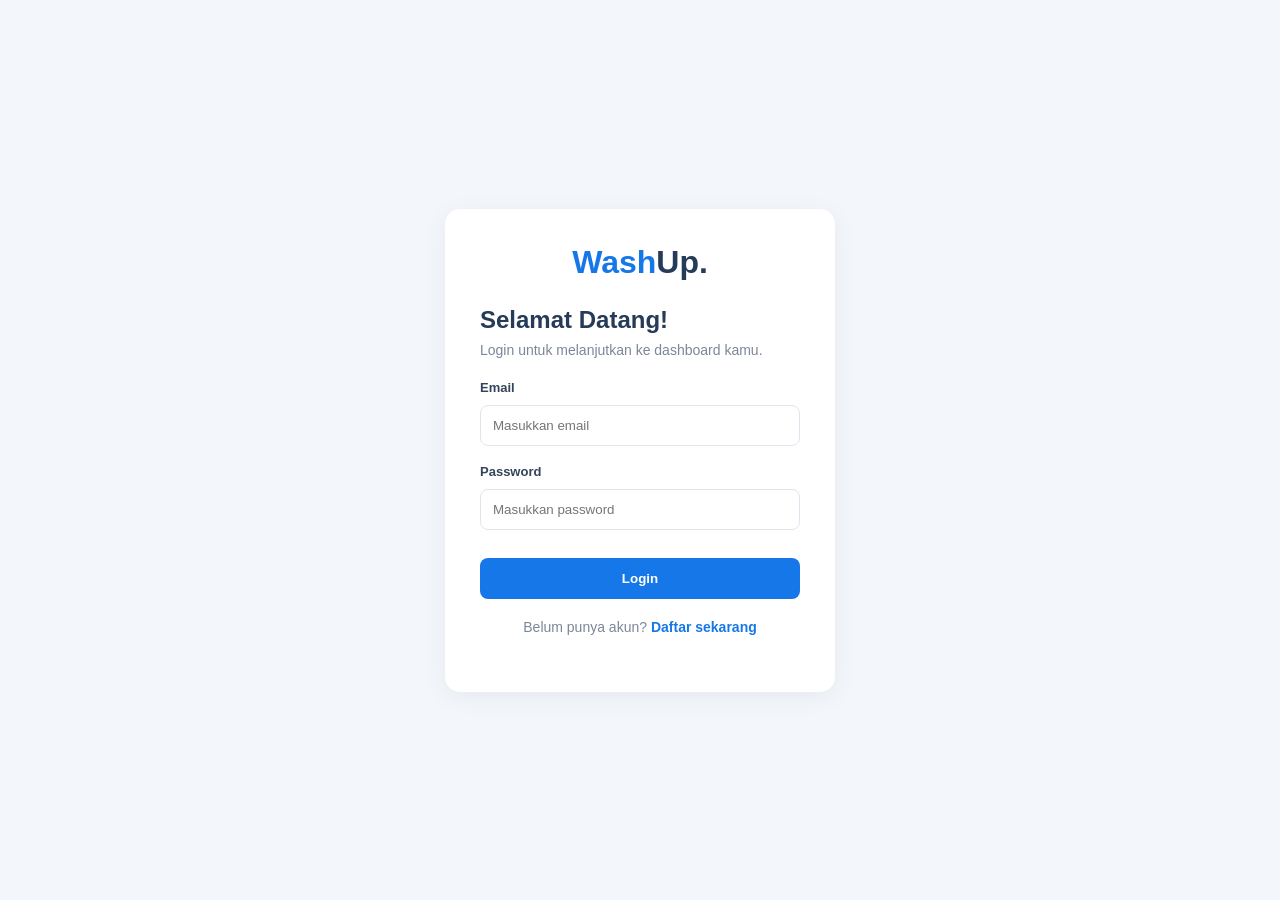
<file: index.html>
<!DOCTYPE html>
<html lang="id">
<head>
    <meta charset="UTF-8">
    <meta name="viewport" content="width=device-width, initial-scale=1.0">
    <title>Dashboard User | WashUp Laundry</title>
    <link rel="stylesheet" href="css/style.css">
</head>
<body>

<div class="dashboard-container">

    <!-- SIDEBAR -->
    <aside class="sidebar">
        <div class="logo">
            <h2>Wash<span>Up.</span></h2>
            <p>Laundry Service</p>
        </div>

        <nav class="menu">
            <a href="index.html" class="menu-link active">
                <span>▦</span> Dashboard
            </a>
            <a href="#layanan" class="menu-link">
                <span>♧</span> Layanan Laundry
            </a>
            <a href="pesan.html" class="menu-link">
                <span>＋</span> Pesan Laundry
            </a>
            <a href="riwayat.html" class="menu-link">
                <span>▤</span> Riwayat Pesanan
            </a>
            <a href="pembayaran.html" class="menu-link">
                <span>▣</span> Pembayaran
            </a>
            <a href="tracking.html" class="menu-link">
                <span>◷</span> Status Pesanan
            </a>
            <a href="profil.html" class="menu-link">
                <span>♙</span> Profil Saya
            </a>
            <a href="#" class="menu-link logout-link" id="logoutBtn">
                <span>⇥</span> Logout
            </a>
        </nav>

        <div class="sidebar-footer">
            <p>© 2026 WashUp Laundry</p>
        </div>
    </aside>

    <!-- MAIN CONTENT -->
    <main class="main-content">

        <!-- HEADER -->
        <header class="topbar">
            <div>
                <h3>Dashboard</h3>
                <p id="currentDate">Ringkasan aktivitas laundry kamu</p>
            </div>

            <div class="user-info">
                <div class="user-avatar" id="userAvatar">U</div>
                <div>
                    <h4 id="dashboardUserName">User</h4>
                    <p>Customer</p>
                </div>
            </div>
        </header>

        <!-- WELCOME -->
        <section class="welcome-section">
            <div>
                <h1>Halo, <span id="welcomeUserName">User</span>!</h1>
                <p>
                    Selamat datang di WashUp Laundry.
                    Urusan laundry jadi lebih mudah dan praktis.
                </p>
                <a href="pesan.html" class="primary-button">
                    + Pesan Laundry
                </a>
            </div>
        </section>

        <!-- SUMMARY -->
        <section class="summary-section">

            <div class="summary-card">
                <div class="summary-icon">▤</div>
                <div>
                    <p>Total Pesanan</p>
                    <h2 id="totalOrders">0</h2>
                </div>
            </div>

            <div class="summary-card">
                <div class="summary-icon">◷</div>
                <div>
                    <p>Sedang Diproses</p>
                    <h2 id="processingOrders">0</h2>
                </div>
            </div>

            <div class="summary-card">
                <div class="summary-icon">♧</div>
                <div>
                    <p>Dalam Pengiriman</p>
                    <h2 id="deliveryOrders">0</h2>
                </div>
            </div>

            <div class="summary-card">
                <div class="summary-icon">✓</div>
                <div>
                    <p>Pesanan Selesai</p>
                    <h2 id="completedOrders">0</h2>
                </div>
            </div>

        </section>

        <!-- SERVICES -->
        <section class="content-section" id="layanan">
            <div class="section-heading">
                <div>
                    <h2>Layanan Kami</h2>
                    <p>Pilih layanan sesuai kebutuhan laundry kamu.</p>
                </div>
            </div>

            <div class="service-container">

                <div class="service-card">
                    <div class="service-icon">👕</div>
                    <h3>Laundry Kiloan</h3>
                    <p>Cuci dan keringkan pakaian sehari-hari.</p>
                    <h4>Rp7.000 <span>/ kg</span></h4>
                    <a href="pesan.html" class="service-button">
                        Pesan Sekarang
                    </a>
                </div>

                <div class="service-card">
                    <div class="service-icon">♨</div>
                    <h3>Setrika</h3>
                    <p>Membuat pakaian lebih rapi dan siap digunakan.</p>
                    <h4>Rp5.000 <span>/ kg</span></h4>
                    <a href="pesan.html" class="service-button">
                        Pesan Sekarang
                    </a>
                </div>

                <div class="service-card">
                    <div class="service-icon">⚡</div>
                    <h3>Laundry Express</h3>
                    <p>Layanan laundry dengan pengerjaan lebih cepat.</p>
                    <h4>Rp12.000 <span>/ kg</span></h4>
                    <a href="pesan.html" class="service-button">
                        Pesan Sekarang
                    </a>
                </div>

            </div>
        </section>

        <!-- RECENT ORDERS -->
        <section class="content-section">
            <div class="section-heading">
                <div>
                    <h2>Pesanan Terbaru</h2>
                    <p>Lihat perkembangan pesanan laundry kamu.</p>
                </div>
                <a href="riwayat.html" class="see-all">Lihat Semua</a>
            </div>

            <div class="table-container">
                <table class="order-table">
                    <thead>
                        <tr>
                            <th>ID Pesanan</th>
                            <th>Layanan</th>
                            <th>Berat</th>
                            <th>Total Harga</th>
                            <th>Status</th>
                        </tr>
                    </thead>
                    <tbody id="dashboardOrderTable">
                        <tr>
                            <td colspan="5" class="empty-row">
                                Belum ada pesanan.
                            </td>
                        </tr>
                    </tbody>
                </table>
            </div>
        </section>

    </main>
</div>

<script src="js/script.js"></script>
</body>
</html>
</file>
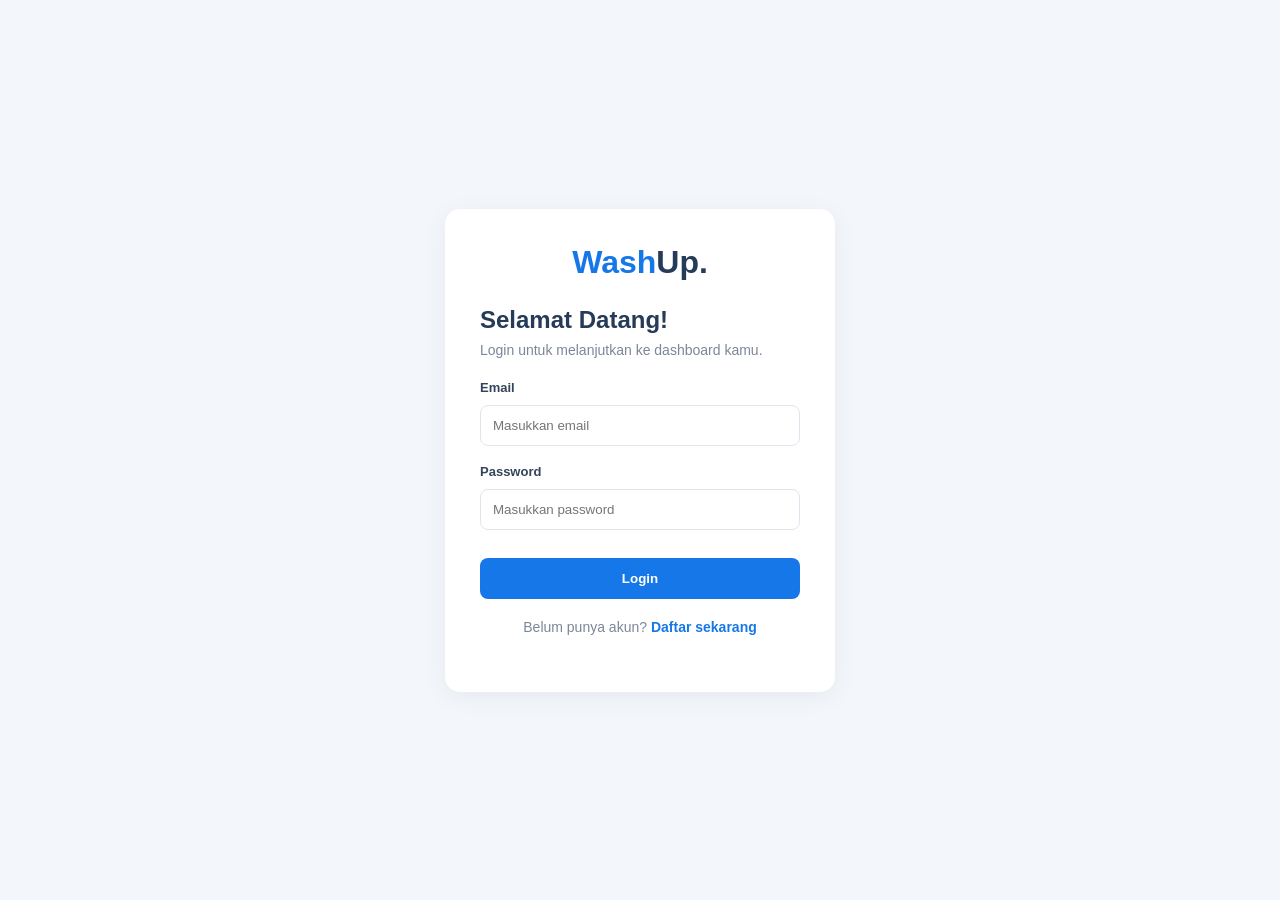
<file: login.html>
<!DOCTYPE html>
<html lang="id">
<head>
    <meta charset="UTF-8">
    <meta name="viewport" content="width=device-width, initial-scale=1.0">
    <title>Login | WashUp Laundry</title>
    <link rel="stylesheet" href="css/style.css">
</head>
<body class="auth-page">

    <div class="auth-container">
        <div class="auth-box">
            <h1>Wash<span>Up.</span></h1>
            <h2>Selamat Datang!</h2>
            <p>Login untuk melanjutkan ke dashboard kamu.</p>

            <form id="loginForm">
                <label>Email</label>
                <input type="email" id="loginEmail" placeholder="Masukkan email" required>

                <label>Password</label>
                <input type="password" id="loginPassword" placeholder="Masukkan password" required>

                <button type="submit">Login</button>
            </form>

            <p class="auth-link">
                Belum punya akun?
                <a href="register.html">Daftar sekarang</a>
            </p>
        </div>
    </div>

    <script src="js/auth.js"></script>
</body>
</html>
</file>
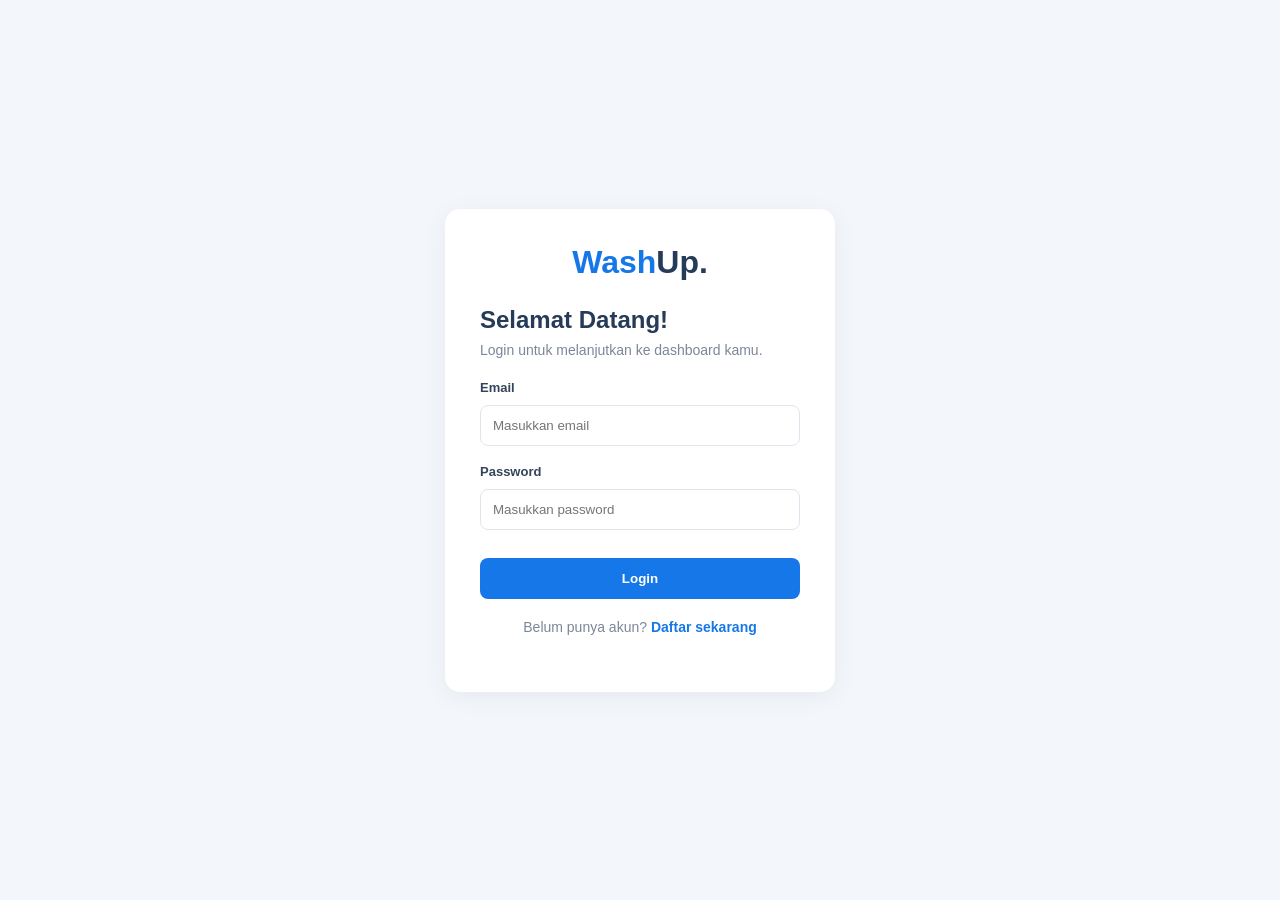
<file: pembayaran.html>
<!DOCTYPE html>
<html lang="id">
<head>
    <meta charset="UTF-8">
    <meta name="viewport" content="width=device-width, initial-scale=1.0">
    <title>Pembayaran - WashUp Laundry</title>
    <link rel="stylesheet" href="css/style.css">
</head>
<body>

<div class="dashboard-container">

    <aside class="sidebar">
        <div class="sidebar-brand">
            <h2>WashUp<span>.</span></h2>
            <p>Laundry Service</p>
        </div>

        <nav class="sidebar-menu">
            <a href="index.html">Dashboard</a>
            <a href="index.html#layanan">Layanan</a>
            <a href="pesan.html">Pesan Laundry</a>
            <a href="riwayat.html">Riwayat Pesanan</a>
            <a href="pembayaran.html" class="active">Pembayaran</a>
            <a href="tracking.html">Lacak Pesanan</a>
            <a href="profil.html">Profil Saya</a>
            <a href="#" id="logoutBtn">Logout</a>
        </nav>
    </aside>

    <main class="main-content">
        <header class="topbar">
            <div>
                <h2>Pembayaran</h2>
                <p>Kelola pembayaran pesanan laundry kamu.</p>
            </div>

            <div class="topbar-user">
                <div class="user-avatar" id="userAvatar">U</div>
                <span id="paymentUserName">Pengguna</span>
            </div>
        </header>

        <section class="payment-section">
            <div class="section-heading">
                <h2>Tagihan Pesanan</h2>
                <p>Pilih pesanan yang ingin kamu bayarkan.</p>
            </div>

            <div id="paymentOrderList" class="payment-order-list">
                <p>Memuat pesanan...</p>
            </div>

            <div class="payment-form-card">
                <h3>Form Pembayaran</h3>

                <form id="paymentForm">
                    <div class="form-group">
                        <label for="orderSelect">Pilih Pesanan</label>
                        <select id="orderSelect" required>
                            <option value="">-- Pilih pesanan --</option>
                        </select>
                    </div>

                    <div class="payment-total">
                        <span>Total Tagihan</span>
                        <strong id="paymentTotal">Rp0</strong>
                    </div>

                    <div class="form-group">
                        <label for="paymentMethod">Metode Pembayaran</label>
                        <select id="paymentMethod" required>
                            <option value="">-- Pilih metode --</option>
                            <option value="Transfer Bank">Transfer Bank</option>
                            <option value="E-Wallet">E-Wallet</option>
                        </select>
                    </div>

                    <div class="payment-instruction" id="paymentInstruction">
                        Pilih pesanan dan metode pembayaran untuk melihat instruksi.
                    </div>

                    <div class="form-group">
                        <label for="paymentProof">Bukti Pembayaran</label>
                        <input
                            type="file"
                            id="paymentProof"
                            accept="image/png, image/jpeg, image/jpg"
                            required
                        >
                        <small>Format JPG atau PNG, maksimal 500 KB.</small>
                        <p id="proofFileName" class="proof-file-name"></p>
                    </div>

                    <button type="submit" class="primary-button" id="submitPaymentBtn">
                        Kirim Bukti Pembayaran
                    </button>
                </form>
            </div>

            <div class="payment-history-card">
                <h3>Riwayat Pembayaran</h3>
                <div class="table-container">
                    <table class="order-table">
                        <thead>
                            <tr>
                                <th>ID Pesanan</th>
                                <th>Metode</th>
                                <th>Total</th>
                                <th>Status</th>
                            </tr>
                        </thead>
                        <tbody id="paymentHistoryTable">
                            <tr>
                                <td colspan="4">Belum ada riwayat pembayaran.</td>
                            </tr>
                        </tbody>
                    </table>
                </div>
            </div>
        </section>
    </main>
</div>

<script src="js/payment.js"></script>
</body>
</html>
</file>
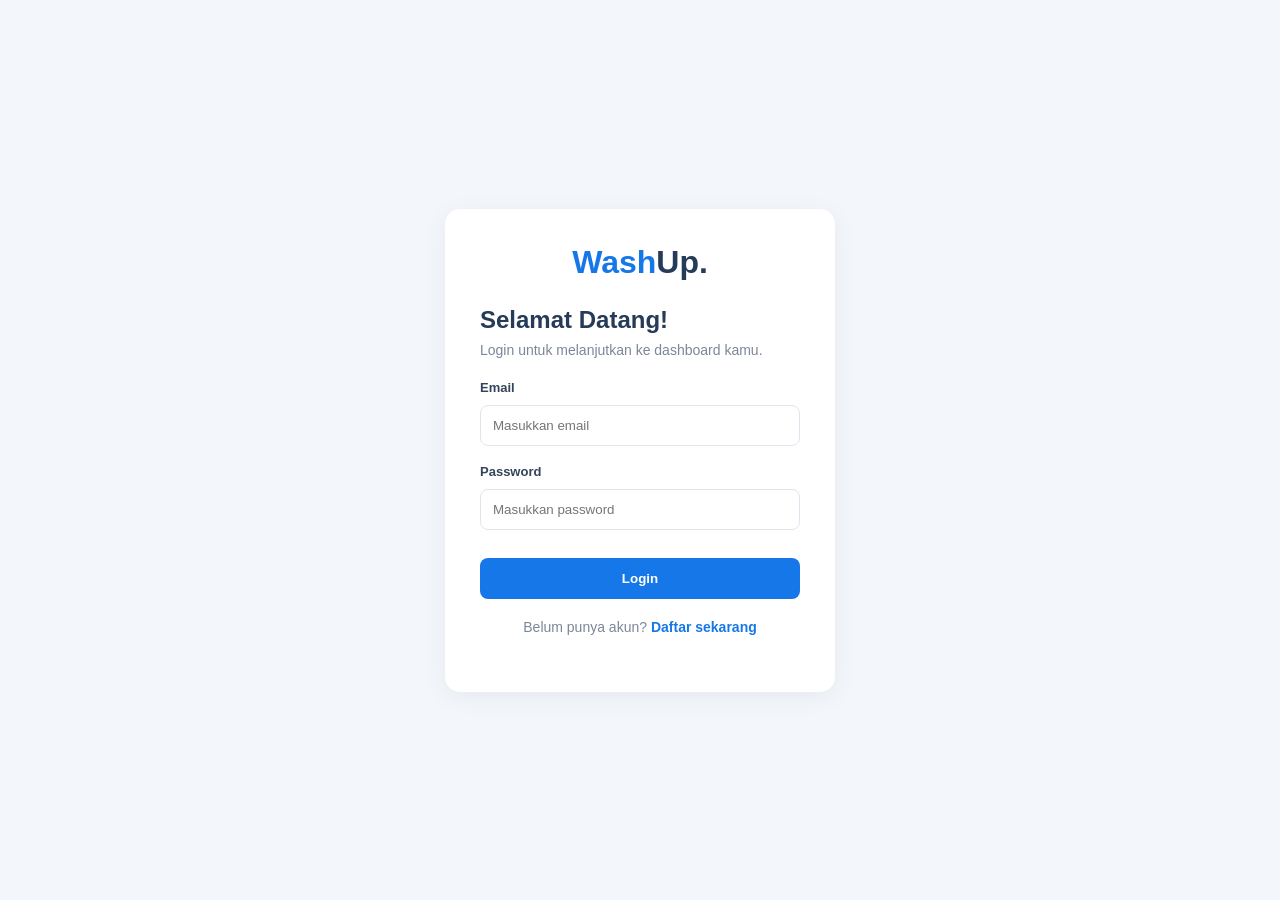
<file: pesan.html>
<!DOCTYPE html>
<html lang="id">
<head>
    <meta charset="UTF-8">
    <meta name="viewport" content="width=device-width, initial-scale=1.0">
    <title>Pesan Laundry | WashUp</title>
    <link rel="stylesheet" href="css/style.css">
</head>
<body>

<div class="dashboard-container">

    <!-- SIDEBAR -->
    <aside class="sidebar">
        <div class="logo">
            <h2>Wash<span>Up.</span></h2>
            <p>Laundry Service</p>
        </div>

        <nav class="menu">
            <a href="index.html" class="menu-link"><span>▦</span> Dashboard</a>
            <a href="index.html#layanan" class="menu-link"><span>♧</span> Layanan Laundry</a>
            <a href="pesan.html" class="menu-link active"><span>＋</span> Pesan Laundry</a>
            <a href="riwayat.html" class="menu-link"><span>▤</span> Riwayat Pesanan</a>
            <a href="pembayaran.html" class="menu-link"><span>▣</span> Pembayaran</a>
            <a href="tracking.html" class="menu-link"><span>◷</span> Status Pesanan</a>
            <a href="profil.html" class="menu-link"><span>♙</span> Profil Saya</a>
            <a href="#" class="menu-link logout-link" id="logoutBtn"><span>⇥</span> Logout</a>
        </nav>

        <div class="sidebar-footer">
            <p>© 2026 WashUp Laundry</p>
        </div>
    </aside>

    <!-- MAIN CONTENT -->
    <main class="main-content">

        <header class="topbar">
            <div>
                <h3>Pesan Laundry</h3>
                <p>Buat pesanan laundry dengan mudah.</p>
            </div>

            <div class="user-info">
                <div class="user-avatar" id="userAvatar">U</div>
                <div>
                    <h4 id="dashboardUserName">User</h4>
                    <p>Customer</p>
                </div>
            </div>
        </header>

        <!-- FORM PEMESANAN -->
        <section class="content-section">
            <div class="section-heading">
                <div>
                    <h2>Form Pemesanan</h2>
                    <p>Lengkapi informasi berikut untuk membuat pesanan.</p>
                </div>
            </div>

            <form id="orderForm" class="crud-form">

                <label for="service">Jenis Layanan</label>
                <select id="service" required>
                    <option value="">-- Pilih Layanan --</option>
                    <option value="Laundry Kiloan">Laundry Kiloan - Rp7.000/kg</option>
                    <option value="Setrika">Setrika - Rp5.000/kg</option>
                    <option value="Laundry Express">Laundry Express - Rp12.000/kg</option>
                </select>

                <label for="weight">Estimasi Berat (kg)</label>
                <input
                    type="number"
                    id="weight"
                    min="1"
                    step="0.1"
                    placeholder="Contoh: 3"
                    required
                >

                <label for="phone">Nomor HP</label>
                <input
                    type="tel"
                    id="phone"
                    placeholder="Masukkan nomor HP"
                    required
                >

                <label for="address">Alamat Penjemputan</label>
                <textarea
                    id="address"
                    rows="3"
                    placeholder="Masukkan alamat lengkap"
                    required
                ></textarea>

                <label for="pickupDate">Jadwal Penjemputan</label>
                <input type="datetime-local" id="pickupDate" required>

                <label for="notes">Catatan Tambahan (Opsional)</label>
                <textarea
                    id="notes"
                    rows="3"
                    placeholder="Contoh: pakaian dipisahkan berdasarkan warna"
                ></textarea>

                <div class="price-preview">
                    <p>Estimasi Total Biaya</p>
                    <h2 id="estimatedTotal">Rp0</h2>
                    <small>Harga akhir dapat menyesuaikan berat setelah ditimbang.</small>
                </div>

                <button type="submit" id="submitOrderBtn" class="primary-button">
                    Buat Pesanan
                </button>

                <button type="button" id="cancelEditBtn" class="secondary-button" hidden>
                    Batal Edit
                </button>

            </form>
        </section>

    </main>
</div>

<script src="js/order.js"></script>
</body>
</html>
</file>
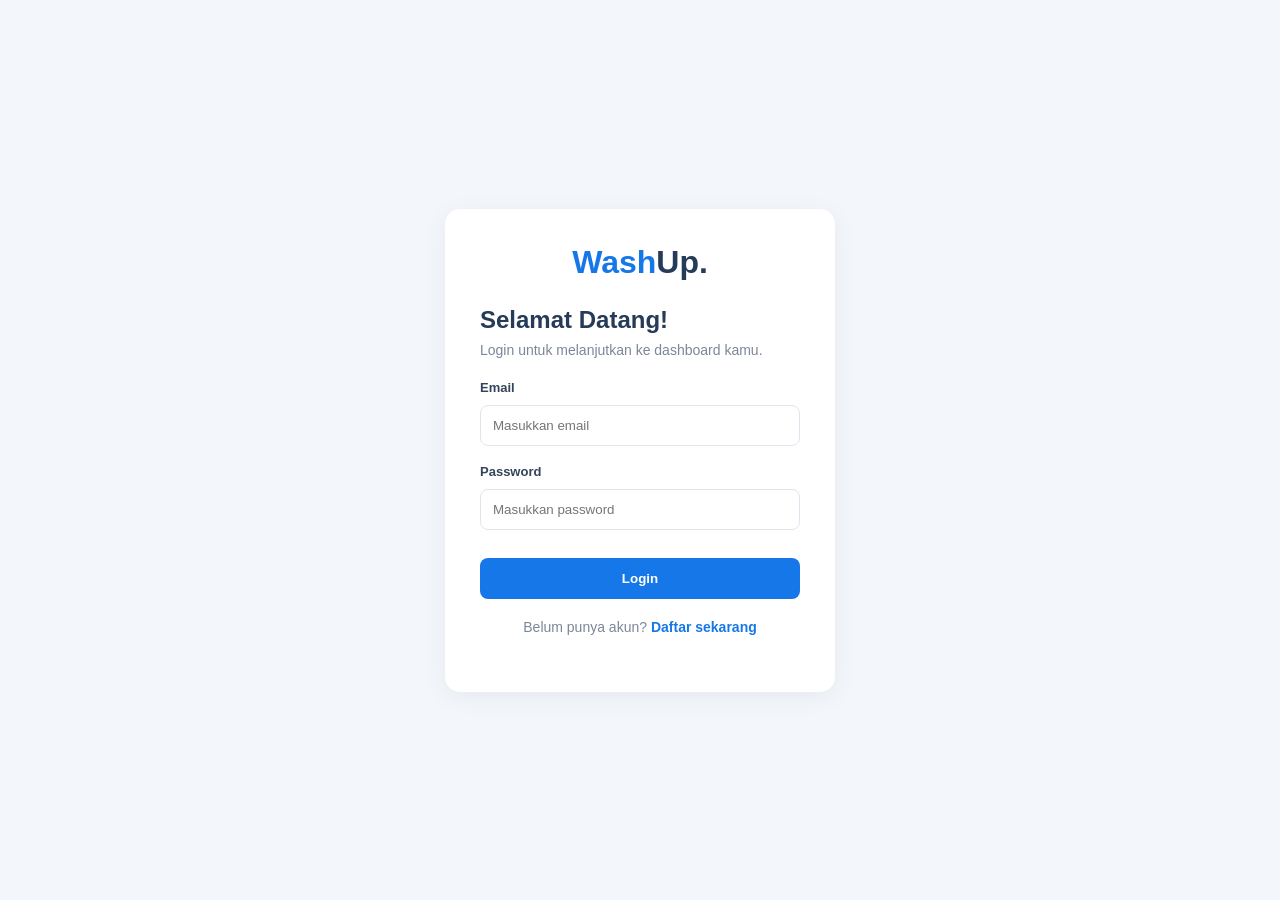
<file: profil.html>
<!DOCTYPE html>
<html lang="id">
<head>
    <meta charset="UTF-8">
    <meta name="viewport" content="width=device-width, initial-scale=1.0">
    <title>Profil Saya - WashUp Laundry</title>
    <link rel="stylesheet" href="css/style.css">
</head>
<body>

<div class="dashboard-container">

    <aside class="sidebar">
        <div class="sidebar-brand">
            <h2>WashUp<span>.</span></h2>
            <p>Laundry Service</p>
        </div>

        <nav class="sidebar-menu">
            <a href="index.html">Dashboard</a>
            <a href="index.html#layanan">Layanan</a>
            <a href="pesan.html">Pesan Laundry</a>
            <a href="riwayat.html">Riwayat Pesanan</a>
            <a href="pembayaran.html">Pembayaran</a>
            <a href="tracking.html">Lacak Pesanan</a>
            <a href="profil.html" class="active">Profil Saya</a>
            <a href="#" id="logoutBtn">Logout</a>
        </nav>
    </aside>

    <main class="main-content">

        <header class="topbar">
            <div>
                <h2>Profil Saya</h2>
                <p>Kelola informasi akun WashUp Laundry kamu.</p>
            </div>

            <div class="topbar-user">
                <div class="user-avatar" id="userAvatar">U</div>
                <span id="profileHeaderName">Pengguna</span>
            </div>
        </header>

        <section class="profile-section">

            <div class="section-heading">
                <h2>Informasi Profil</h2>
                <p>Pastikan informasi akun kamu selalu benar dan terbaru.</p>
            </div>

            <div class="profile-card">

                <div class="profile-picture-section">
                    <div class="profile-picture" id="profilePreview">
                        U
                    </div>

                    <div>
                        <h3 id="profileDisplayName">Nama Pengguna</h3>
                        <p>Pengguna WashUp Laundry</p>
                    </div>
                </div>

                <form id="profileForm">

                    <div class="profile-form-grid">

                        <div class="form-group">
                            <label for="profileName">Nama Lengkap</label>
                            <input
                                type="text"
                                id="profileName"
                                placeholder="Masukkan nama lengkap"
                                required
                            >
                        </div>

                        <div class="form-group">
                            <label for="profileEmail">Email</label>
                            <input
                                type="email"
                                id="profileEmail"
                                placeholder="Masukkan email"
                                required
                            >
                        </div>

                        <div class="form-group">
                            <label for="profilePhone">Nomor Telepon</label>
                            <input
                                type="tel"
                                id="profilePhone"
                                placeholder="Contoh: 081234567890"
                                required
                            >
                        </div>

                        <div class="form-group">
                            <label for="profileAddress">Alamat Lengkap</label>
                            <textarea
                                id="profileAddress"
                                rows="4"
                                placeholder="Masukkan alamat lengkap"
                                required
                            ></textarea>
                        </div>

                    </div>

                    <div class="profile-actions">
                        <button type="submit" class="primary-button">
                            Simpan Perubahan
                        </button>

                        <button type="reset" class="secondary-button" id="resetProfileBtn">
                            Batal
                        </button>
                    </div>

                    <p id="profileMessage" class="profile-message"></p>

                </form>

            </div>

        </section>

    </main>
</div>

<script src="js/profile.js"></script>
</body>
</html>
</file>
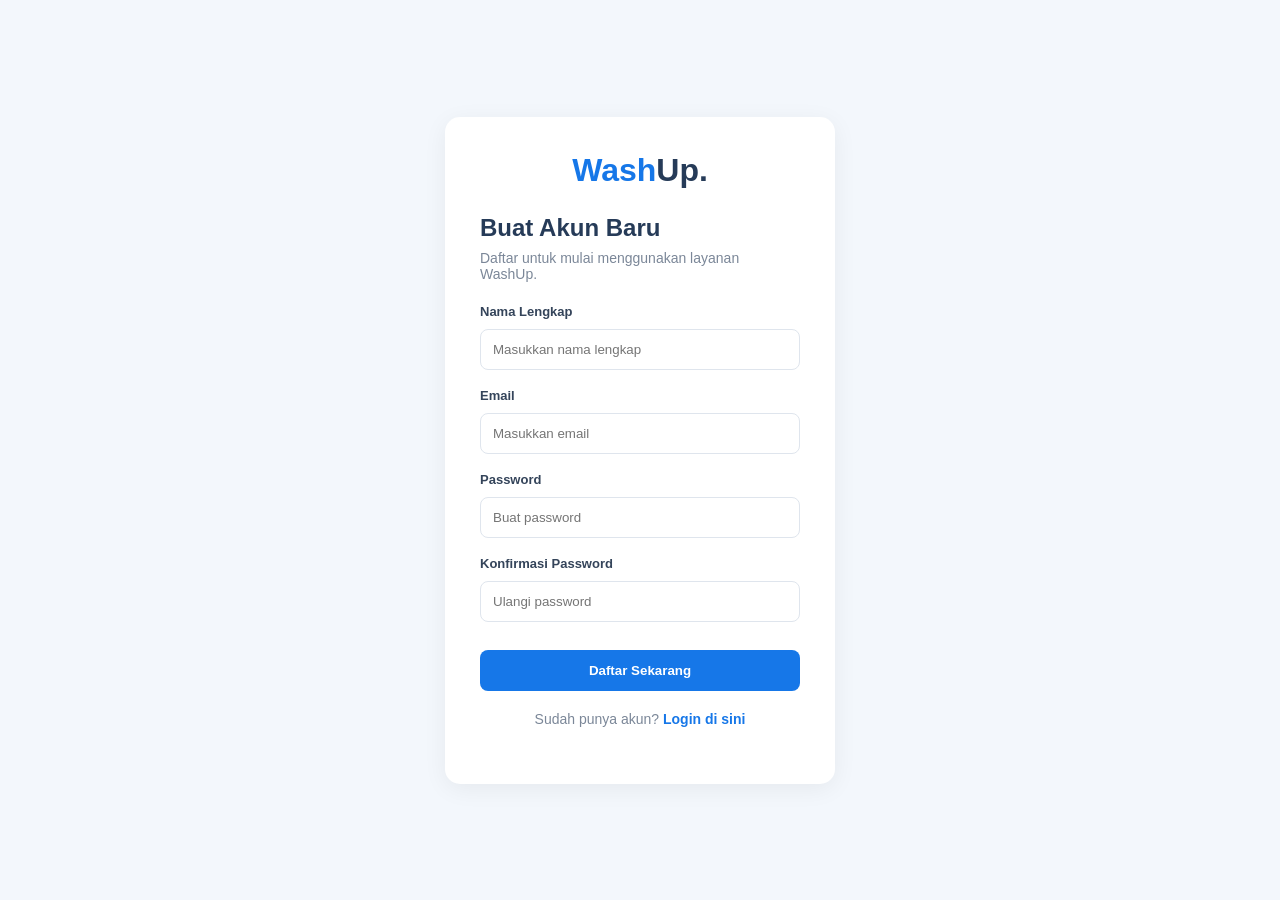
<file: register.html>
<!DOCTYPE html>
<html lang="id">
<head>
    <meta charset="UTF-8">
    <meta name="viewport" content="width=device-width, initial-scale=1.0">
    <title>Register | WashUp Laundry</title>
    <link rel="stylesheet" href="css/style.css">
</head>
<body class="auth-page">

    <div class="auth-container">
        <div class="auth-box">
            <h1>Wash<span>Up.</span></h1>
            <h2>Buat Akun Baru</h2>
            <p>Daftar untuk mulai menggunakan layanan WashUp.</p>

            <form id="registerForm">
                <label>Nama Lengkap</label>
                <input type="text" id="regName" placeholder="Masukkan nama lengkap" required>

                <label>Email</label>
                <input type="email" id="regEmail" placeholder="Masukkan email" required>

                <label>Password</label>
                <input type="password" id="regPassword" placeholder="Buat password" required>

                <label>Konfirmasi Password</label>
                <input type="password" id="confirmPassword" placeholder="Ulangi password" required>

                <button type="submit">Daftar Sekarang</button>
            </form>

            <p class="auth-link">
                Sudah punya akun?
                <a href="login.html">Login di sini</a>
            </p>
        </div>
    </div>

    <script src="js/auth.js"></script>
</body>
</html>
</file>
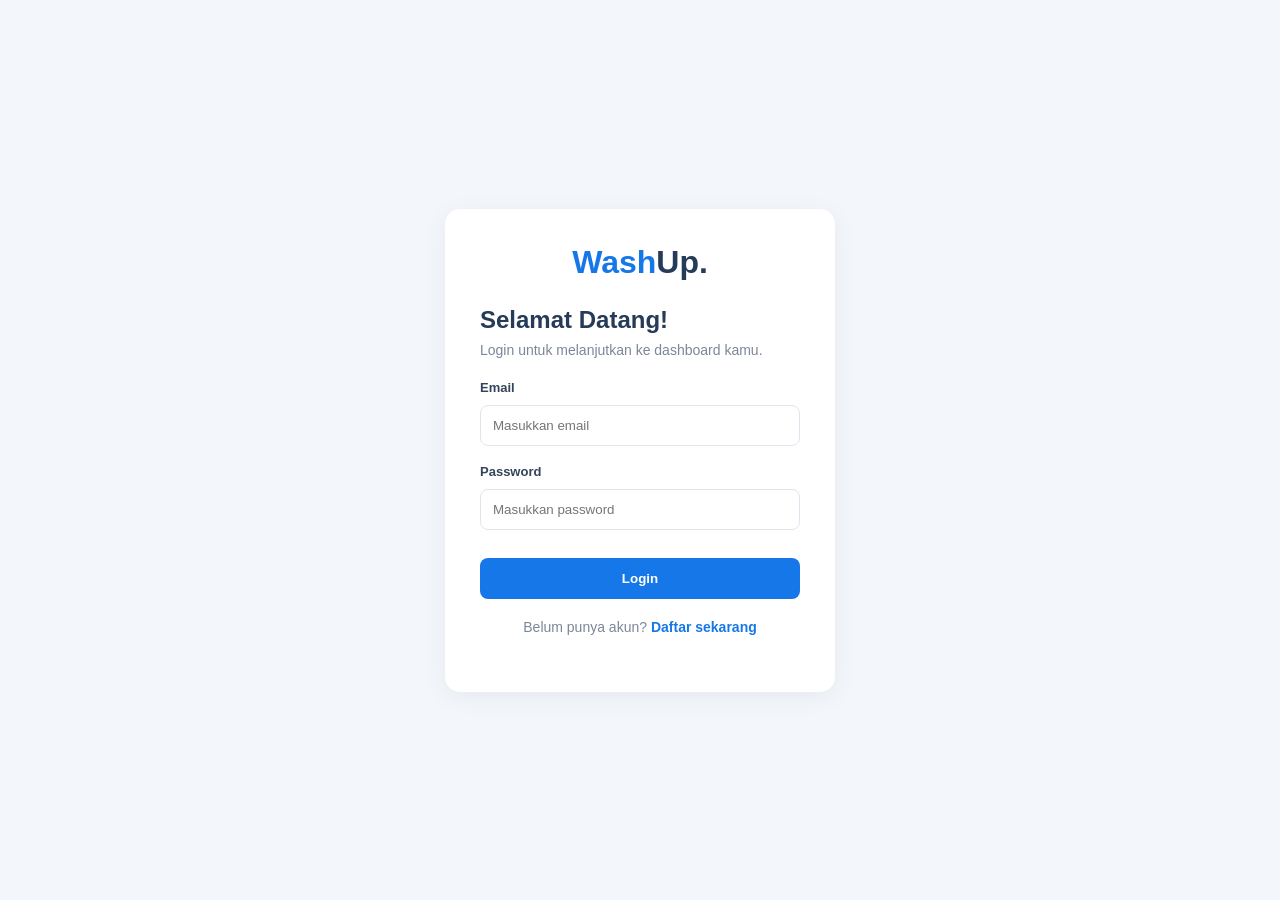
<file: riwayat.html>
<!DOCTYPE html>
<html lang="id">
<head>
    <meta charset="UTF-8">
    <meta name="viewport" content="width=device-width, initial-scale=1.0">
    <title>Riwayat Pesanan | WashUp</title>
    <link rel="stylesheet" href="css/style.css">
</head>
<body>

<div class="dashboard-container">

    <aside class="sidebar">
        <div class="logo">
            <h2>Wash<span>Up.</span></h2>
            <p>Laundry Service</p>
        </div>

        <nav class="menu">
            <a href="index.html" class="menu-link"><span>▦</span> Dashboard</a>
            <a href="index.html#layanan" class="menu-link"><span>♧</span> Layanan Laundry</a>
            <a href="pesan.html" class="menu-link"><span>＋</span> Pesan Laundry</a>
            <a href="riwayat.html" class="menu-link active"><span>▤</span> Riwayat Pesanan</a>
            <a href="pembayaran.html" class="menu-link"><span>▣</span> Pembayaran</a>
            <a href="tracking.html" class="menu-link"><span>◷</span> Status Pesanan</a>
            <a href="profil.html" class="menu-link"><span>♙</span> Profil Saya</a>
            <a href="#" class="menu-link logout-link" id="logoutBtn"><span>⇥</span> Logout</a>
        </nav>

        <div class="sidebar-footer">
            <p>© 2026 WashUp Laundry</p>
        </div>
    </aside>

    <main class="main-content">

        <header class="topbar">
            <div>
                <h3>Riwayat Pesanan</h3>
                <p>Lihat semua transaksi laundry kamu.</p>
            </div>

            <div class="user-info">
                <div class="user-avatar" id="userAvatar">U</div>
                <div>
                    <h4 id="dashboardUserName">User</h4>
                    <p>Customer</p>
                </div>
            </div>
        </header>

        <section class="content-section">

            <div class="section-heading">
                <div>
                    <h2>Daftar Pesanan</h2>
                    <p>Informasi pesanan yang pernah kamu buat.</p>
                </div>

                <a href="pesan.html" class="primary-button">
                    + Pesan Laundry
                </a>
            </div>

            <div class="table-container">
                <table class="order-table">
                    <thead>
                        <tr>
                            <th>ID Pesanan</th>
                            <th>Layanan</th>
                            <th>Berat</th>
                            <th>Total Harga</th>
                            <th>Status</th>
                            <th>Aksi</th>
                        </tr>
                    </thead>

                    <tbody id="orderTable">
                        <tr>
                            <td colspan="6" class="empty-row">
                                Memuat data pesanan...
                            </td>
                        </tr>
                    </tbody>
                </table>
            </div>

        </section>

    </main>
</div>

<script src="js/riwayat.js"></script>
</body>
</html>
</file>
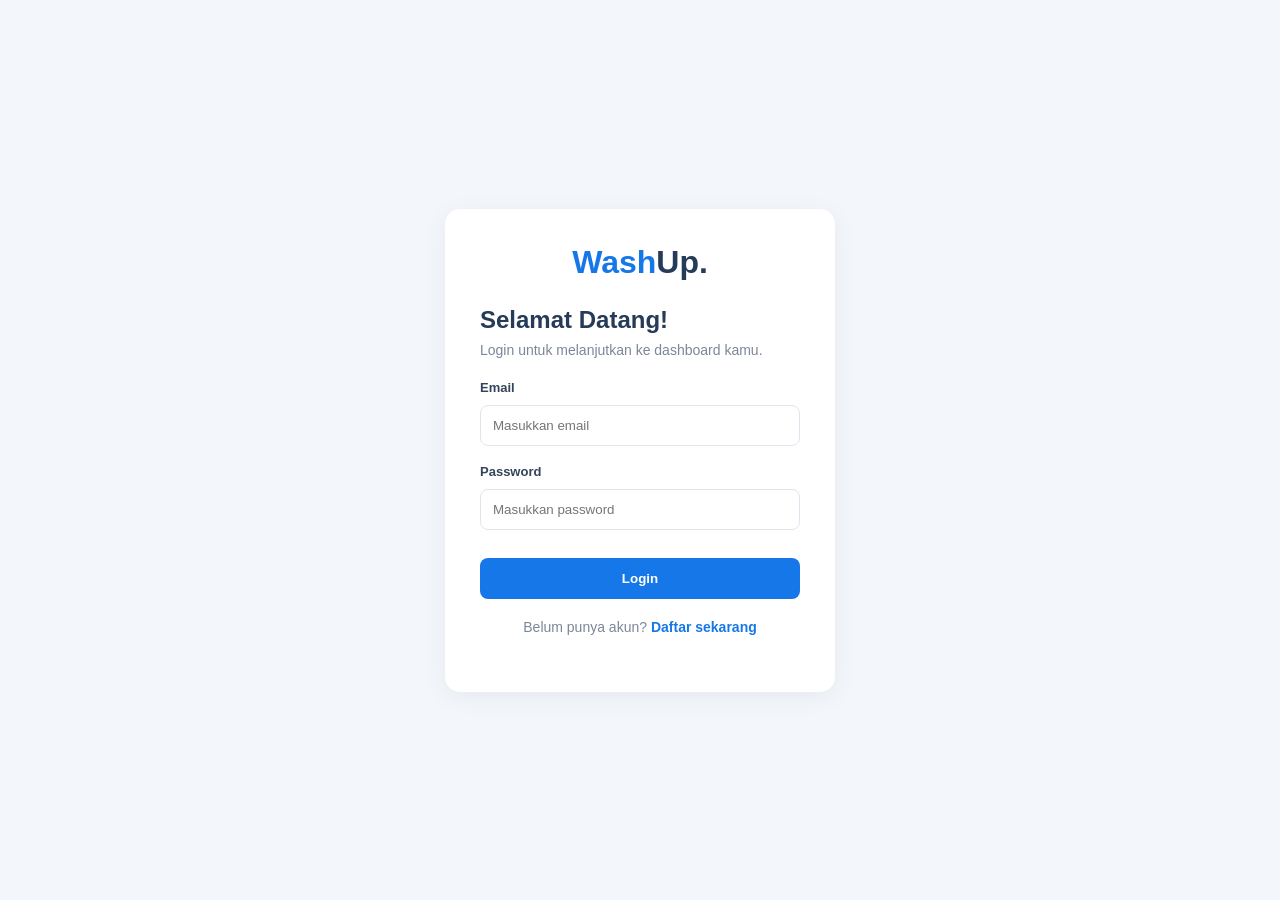
<file: tracking.html>
<!DOCTYPE html>
<html lang="id">
<head>
    <meta charset="UTF-8">
    <meta name="viewport" content="width=device-width, initial-scale=1.0">
    <title>Tracking Pesanan - WashUp Laundry</title>
    <link rel="stylesheet" href="css/style.css">
</head>
<body>

<div class="dashboard-container">

    <aside class="sidebar">
        <div class="sidebar-brand">
            <h2>WashUp<span>.</span></h2>
            <p>Laundry Service</p>
        </div>

        <nav class="sidebar-menu">
            <a href="index.html">Dashboard</a>
            <a href="index.html#layanan">Layanan</a>
            <a href="pesan.html">Pesan Laundry</a>
            <a href="riwayat.html">Riwayat Pesanan</a>
            <a href="pembayaran.html">Pembayaran</a>
            <a href="tracking.html" class="active">Lacak Pesanan</a>
            <a href="profil.html">Profil Saya</a>
            <a href="#" id="logoutBtn">Logout</a>
        </nav>
    </aside>

    <main class="main-content">

        <header class="topbar">
            <div>
                <h2>Lacak Pesanan</h2>
                <p>Pantau perkembangan laundry kamu di sini.</p>
            </div>

            <div class="topbar-user">
                <div class="user-avatar" id="userAvatar">U</div>
                <span id="trackingUserName">Pengguna</span>
            </div>
        </header>

        <section class="tracking-section">

            <div class="section-heading">
                <h2>Tracking Laundry</h2>
                <p>Pilih pesanan untuk melihat proses pengerjaannya.</p>
            </div>

            <div class="tracking-search-card">
                <label for="trackingOrderSelect">Pilih ID Pesanan</label>

                <select id="trackingOrderSelect">
                    <option value="">-- Pilih pesanan --</option>
                </select>
            </div>

            <div id="trackingContent">
                <div class="tracking-empty">
                    <h3>Belum ada pesanan dipilih</h3>
                    <p>Silakan pilih salah satu pesanan untuk melihat statusnya.</p>
                </div>
            </div>

        </section>

    </main>
</div>

<script src="js/tracking.js"></script>
</body>
</html>
</file>
<file: css/style.css>
/* RESET */
* {
    margin: 0;
    padding: 0;
    box-sizing: border-box;
    font-family: 'Segoe UI', Arial, sans-serif;
}

body {
    background: #f5f7fb;
    color: #263449;
}

a {
    text-decoration: none;
    color: inherit;
}

button {
    cursor: pointer;
    font-family: inherit;
}

/* DASHBOARD LAYOUT */
.dashboard {
    display: flex;
    min-height: 100vh;
}

/* SIDEBAR */
.sidebar {
    width: 250px;
    background: #ffffff;
    border-right: 1px solid #e9edf4;
    padding: 27px 18px;
    display: flex;
    flex-direction: column;
    flex-shrink: 0;
}

.logo {
    display: flex;
    align-items: center;
    gap: 11px;
    padding: 0 10px;
    margin-bottom: 40px;
}

.logo-icon {
    width: 43px;
    height: 43px;
    background: #1677e8;
    color: white;
    display: grid;
    place-items: center;
    border-radius: 12px;
    font-size: 23px;
    font-weight: bold;
}

.logo h2 {
    color: #1677e8;
    font-size: 21px;
}

.logo span {
    color: #929bad;
    font-size: 11px;
}

.menu-title {
    font-size: 10px;
    color: #a0a9b8;
    font-weight: 700;
    letter-spacing: 1.2px;
    padding: 0 12px;
    margin-bottom: 13px;
}

.menu {
    display: flex;
    flex-direction: column;
    gap: 7px;
}

.menu-link {
    display: flex;
    align-items: center;
    gap: 13px;
    padding: 13px 14px;
    color: #7b8799;
    border-radius: 9px;
    font-size: 13px;
    transition: 0.2s;
}

.menu-link span {
    width: 20px;
    text-align: center;
    font-size: 18px;
}

.menu-link:hover,
.menu-link.active {
    background: #eaf3ff;
    color: #1677e8;
    font-weight: 600;
}

.account-title {
    margin-top: 35px;
}

.logout-link:hover {
    background: #fff0f0;
    color: #e34d4d;
}

.sidebar-bottom {
    margin-top: auto;
    padding: 15px 12px;
    background: #f0f6ff;
    border-radius: 12px;
    display: flex;
    align-items: center;
    gap: 10px;
}

.help-icon {
    background: #1677e8;
    color: white;
    width: 29px;
    height: 29px;
    border-radius: 50%;
    display: grid;
    place-items: center;
    font-weight: bold;
}

.sidebar-bottom strong {
    font-size: 11px;
}

.sidebar-bottom p {
    font-size: 10px;
    color: #8793a6;
    margin-top: 3px;
}

/* MAIN CONTENT */
.main-content {
    flex: 1;
    min-width: 0;
    padding: 25px 35px;
}

/* HEADER */
.topbar {
    display: flex;
    align-items: center;
    justify-content: space-between;
    margin-bottom: 27px;
}

.topbar-left {
    display: flex;
    align-items: center;
    gap: 12px;
}

.topbar h3 {
    font-size: 20px;
}

.topbar-left p {
    font-size: 12px;
    color: #929bad;
    margin-top: 4px;
}

.user-info {
    display: flex;
    align-items: center;
    gap: 12px;
}

.notification {
    width: 37px;
    height: 37px;
    border: 1px solid #e8edf4;
    border-radius: 10px;
    background: white;
    color: #63738a;
    font-size: 18px;
}

.user-avatar {
    width: 39px;
    height: 39px;
    background: #dcecff;
    color: #1677e8;
    border-radius: 50%;
    display: grid;
    place-items: center;
    font-weight: bold;
}

.user-name {
    display: flex;
    flex-direction: column;
    gap: 3px;
}

.user-name strong {
    font-size: 12px;
}

.user-name span {
    color: #9ba5b4;
    font-size: 10px;
}

.menu-toggle {
    display: none;
}

/* WELCOME */
.welcome-section {
    background: linear-gradient(110deg, #1677e8, #55a5f5);
    color: white;
    border-radius: 15px;
    padding: 32px 35px;
    min-height: 185px;
    display: flex;
    justify-content: space-between;
    align-items: center;
    overflow: hidden;
    position: relative;
}

.welcome-label {
    font-size: 10px;
    letter-spacing: 2px;
    opacity: 0.8;
    font-weight: 600;
}

.welcome-text h1 {
    font-size: 25px;
    margin: 12px 0 8px;
}

.welcome-text p {
    font-size: 13px;
    opacity: 0.9;
    margin-bottom: 22px;
}

.primary-button {
    display: inline-block;
    background: white;
    color: #1677e8;
    padding: 11px 17px;
    border-radius: 8px;
    font-size: 12px;
    font-weight: 700;
}

.primary-button:hover {
    background: #edf5ff;
}

.welcome-decoration {
    font-size: 100px;
    opacity: 0.85;
    margin-right: 40px;
}

/* SECTION */
.section {
    margin-top: 32px;
}

.section-heading {
    display: flex;
    justify-content: space-between;
    align-items: center;
    margin-bottom: 17px;
}

.section-heading h2 {
    font-size: 17px;
    margin-bottom: 5px;
}

.section-heading p {
    color: #929bad;
    font-size: 11px;
}

.see-all {
    color: #1677e8;
    font-size: 11px;
    font-weight: 600;
}

/* SUMMARY CARDS */
.summary-grid {
    display: grid;
    grid-template-columns: repeat(4, 1fr);
    gap: 16px;
}

.summary-card {
    background: white;
    border: 1px solid #edf0f5;
    border-radius: 12px;
    padding: 19px 15px;
    display: flex;
    align-items: center;
    gap: 13px;
}

.summary-icon {
    width: 43px;
    height: 43px;
    border-radius: 11px;
    display: grid;
    place-items: center;
    font-size: 20px;
    flex-shrink: 0;
}

.blue {
    background: #e9f3ff;
    color: #1677e8;
}

.orange {
    background: #fff3e6;
    color: #ee9b32;
}

.purple {
    background: #f1ebff;
    color: #8b67d9;
}

.green {
    background: #e7f8ef;
    color: #28a568;
}

.summary-card p {
    color: #8994a5;
    font-size: 10px;
}

.summary-card h2 {
    font-size: 23px;
    margin: 5px 0;
}

.summary-card span {
    color: #a5aebb;
    font-size: 9px;
}

/* SERVICE CARDS */
.service-grid {
    display: grid;
    grid-template-columns: repeat(3, 1fr);
    gap: 17px;
}

.service-card {
    background: white;
    border: 1px solid #edf0f5;
    border-radius: 12px;
    overflow: hidden;
}

.service-image {
    height: 115px;
    display: grid;
    place-items: center;
    font-size: 54px;
}

.kiloan {
    background: #eaf4ff;
}

.setrika {
    background: #f1edff;
}

.express {
    background: #fff3e5;
}

.service-content {
    padding: 15px;
}

.service-content h3 {
    font-size: 14px;
    margin-bottom: 6px;
}

.service-content p {
    color: #929bad;
    font-size: 10px;
    min-height: 30px;
    line-height: 1.5;
}

.service-bottom {
    display: flex;
    align-items: center;
    justify-content: space-between;
    margin-top: 13px;
}

.service-bottom strong {
    color: #1677e8;
    font-size: 13px;
}

.service-bottom small {
    font-size: 9px;
    color: #929bad;
    font-weight: normal;
}

.order-button {
    background: #eaf3ff;
    color: #1677e8;
    border: none;
    border-radius: 6px;
    padding: 8px 13px;
    font-size: 10px;
    font-weight: 600;
}

/* TABLE */
.table-container {
    background: white;
    border: 1px solid #edf0f5;
    border-radius: 12px;
    overflow-x: auto;
}

table {
    width: 100%;
    border-collapse: collapse;
    min-width: 600px;
}

th {
    text-align: left;
    background: #f9fbfe;
    color: #929bad;
    font-size: 10px;
    font-weight: 600;
    padding: 15px 18px;
}

td {
    padding: 16px 18px;
    border-top: 1px solid #f0f2f6;
    font-size: 11px;
    color: #536176;
}

td:first-child {
    color: #1677e8;
    font-weight: 600;
}

.status {
    padding: 6px 10px;
    border-radius: 20px;
    font-size: 9px;
    font-weight: 600;
}

.processing {
    background: #fff3df;
    color: #d99527;
}

.delivery {
    background: #eaf3ff;
    color: #1677e8;
}

.completed {
    background: #e5f7ed;
    color: #26965c;
}

/* FOOTER */
footer {
    text-align: center;
    padding: 30px 0 10px;
    color: #a0a9b8;
    font-size: 10px;
}

/* RESPONSIVE */
@media (max-width: 1100px) {
    .summary-grid {
        grid-template-columns: repeat(2, 1fr);
    }

    .main-content {
        padding: 22px;
    }
}

@media (max-width: 800px) {
    .sidebar {
        position: fixed;
        left: -260px;
        top: 0;
        bottom: 0;
        z-index: 10;
        transition: 0.3s;
    }

    .sidebar.show {
        left: 0;
    }

    .main-content {
        width: 100%;
        padding: 20px;
    }

    .menu-toggle {
        display: block;
        background: white;
        border: 1px solid #e8edf4;
        border-radius: 8px;
        padding: 8px 11px;
        font-size: 17px;
    }

    .service-grid {
        grid-template-columns: repeat(2, 1fr);
    }
}

@media (max-width: 550px) {
    .summary-grid,
    .service-grid {
        grid-template-columns: 1fr;
    }

    .welcome-section {
        padding: 25px 20px;
    }

    .welcome-text h1 {
        font-size: 20px;
    }

    .welcome-decoration {
        font-size: 65px;
        margin-right: 0;
    }

    .user-name {
        display: none;
    }

    .main-content {
        padding: 15px;
    }
}

/* FORM CRUD */
.crud-form {
    background: white;
    border: 1px solid #edf0f5;
    border-radius: 12px;
    padding: 25px;
    max-width: 700px;
    display: flex;
    flex-direction: column;
    gap: 10px;
}

.crud-form label {
    font-size: 13px;
    font-weight: 600;
    margin-top: 8px;
}

.crud-form input,
.crud-form select,
.crud-form textarea {
    width: 100%;
    padding: 12px;
    border: 1px solid #dfe5ed;
    border-radius: 8px;
    font-size: 13px;
    outline: none;
    background: #fff;
}

.crud-form input:focus,
.crud-form select:focus,
.crud-form textarea:focus {
    border-color: #1677e8;
}

.crud-form textarea {
    resize: vertical;
}

.crud-form button {
    border: none;
    margin-top: 12px;
    text-align: center;
}

.action-button {
    border: none;
    border-radius: 6px;
    padding: 7px 10px;
    margin: 2px;
    font-size: 11px;
}

.edit-button {
    background: #eaf3ff;
    color: #1677e8;
}

.delete-button {
    background: #fff0f0;
    color: #dc4545;
}

.empty-row {
    text-align: center;
    padding: 25px;
    color: #929bad;
}


/* AUTHENTICATION */
.auth-page {
    margin: 0;
    min-height: 100vh;
    background: #f3f7fc;
    display: flex;
    align-items: center;
    justify-content: center;
    font-family: Arial, sans-serif;
}

.auth-container {
    width: 100%;
    max-width: 430px;
    padding: 20px;
}

.auth-box {
    background: white;
    padding: 35px;
    border-radius: 15px;
    box-shadow: 0 5px 25px rgba(0, 0, 0, 0.06);
}

.auth-box h1 {
    color: #1677e8;
    text-align: center;
    margin-bottom: 25px;
}

.auth-box h1 span {
    color: #263b58;
}

.auth-box h2 {
    color: #263b58;
    margin-bottom: 8px;
}

.auth-box p {
    color: #7b8798;
    font-size: 14px;
    margin-bottom: 22px;
}

.auth-box form {
    display: flex;
    flex-direction: column;
    gap: 10px;
}

.auth-box label {
    font-size: 13px;
    font-weight: 600;
    color: #34445a;
}

.auth-box input {
    padding: 12px;
    border: 1px solid #dfe5ed;
    border-radius: 8px;
    outline: none;
    margin-bottom: 8px;
}

.auth-box input:focus {
    border-color: #1677e8;
}

.auth-box button {
    padding: 13px;
    border: none;
    border-radius: 8px;
    background: #1677e8;
    color: white;
    font-weight: bold;
    cursor: pointer;
    margin-top: 10px;
}

.auth-box button:hover {
    background: #0863c9;
}

.auth-link {
    text-align: center;
    margin-top: 20px;
    font-size: 13px;
}

.auth-link a {
    color: #1677e8;
    text-decoration: none;
    font-weight: bold;
}


/* =================================
   FORM PEMESANAN LAUNDRY
================================= */

.crud-form {
    width: 100%;
    max-width: 750px;
    padding: 28px;
    background: #ffffff;
    border: 1px solid #edf0f5;
    border-radius: 14px;
    display: flex;
    flex-direction: column;
    gap: 10px;
}

.crud-form label {
    margin-top: 8px;
    color: #34445a;
    font-size: 13px;
    font-weight: 600;
}

.crud-form input,
.crud-form select,
.crud-form textarea {
    width: 100%;
    padding: 12px 14px;
    border: 1px solid #dfe5ed;
    border-radius: 8px;
    background: #ffffff;
    color: #263b58;
    font-family: inherit;
    font-size: 13px;
    outline: none;
    box-sizing: border-box;
}

.crud-form input:focus,
.crud-form select:focus,
.crud-form textarea:focus {
    border-color: #1677e8;
    box-shadow: 0 0 0 3px rgba(22, 119, 232, 0.08);
}

.crud-form textarea {
    resize: vertical;
}

.price-preview {
    margin-top: 15px;
    padding: 20px;
    border-radius: 10px;
    background: #f0f6ff;
    border: 1px solid #dceaff;
}

.price-preview p {
    margin: 0 0 8px;
    color: #64748b;
    font-size: 13px;
}

.price-preview h2 {
    margin: 0 0 8px;
    color: #1677e8;
    font-size: 25px;
}

.price-preview small {
    color: #7b8798;
    font-size: 11px;
}

.primary-button,
.secondary-button {
    display: inline-block;
    padding: 12px 18px;
    border: none;
    border-radius: 8px;
    font-size: 13px;
    font-weight: 600;
    text-align: center;
    text-decoration: none;
    cursor: pointer;
}

.primary-button {
    background: #1677e8;
    color: #ffffff;
}

.primary-button:hover {
    background: #0863c9;
}

.secondary-button {
    background: #edf1f6;
    color: #34445a;
}

.secondary-button:hover {
    background: #dfe5ed;
}

.crud-form button {
    margin-top: 8px;
}

.crud-form button[hidden] {
    display: none;
}


/* RIWAYAT PESANAN */

.table-container {
    width: 100%;
    overflow-x: auto;
    background: #ffffff;
    border: 1px solid #edf0f5;
    border-radius: 12px;
}

.order-table {
    width: 100%;
    border-collapse: collapse;
    min-width: 650px;
}

.order-table th,
.order-table td {
    padding: 15px;
    text-align: left;
    border-bottom: 1px solid #edf0f5;
    font-size: 12px;
}

.order-table th {
    background: #f7f9fc;
    color: #53647b;
    font-weight: 600;
}

.order-table td {
    color: #34445a;
}

.status-label {
    display: inline-block;
    padding: 6px 9px;
    border-radius: 20px;
    background: #fff5df;
    color: #a66b00;
    font-size: 11px;
    white-space: nowrap;
}

.action-button {
    border: none;
    border-radius: 6px;
    padding: 7px 9px;
    margin: 2px;
    font-size: 11px;
    cursor: pointer;
}

.detail-button {
    background: #edf1f6;
    color: #34445a;
}

.edit-button {
    background: #eaf3ff;
    color: #1677e8;
}

.delete-button {
    background: #fff0f0;
    color: #dc4545;
}

.empty-row {
    text-align: center !important;
    padding: 25px !important;
    color: #929bad !important;
}


/* =========================
   HALAMAN PEMBAYARAN
========================= */

.payment-section {
    padding: 25px 0;
}

.section-heading {
    margin-bottom: 20px;
}

.section-heading h2 {
    margin-bottom: 6px;
    color: #26364a;
}

.section-heading p {
    color: #7b8794;
    font-size: 14px;
}

.payment-order-list {
    display: grid;
    gap: 12px;
    margin-bottom: 25px;
}

.payment-order-item {
    display: flex;
    justify-content: space-between;
    align-items: center;
    gap: 15px;
    padding: 18px;
    background: #ffffff;
    border: 1px solid #e5eaf0;
    border-radius: 10px;
}

.payment-order-item p {
    margin: 6px 0;
    color: #526174;
}

.payment-order-item small {
    color: #7b8794;
}

.payment-form-card,
.payment-history-card {
    background: #ffffff;
    padding: 24px;
    margin-bottom: 25px;
    border: 1px solid #e5eaf0;
    border-radius: 12px;
}

.payment-form-card h3,
.payment-history-card h3 {
    margin-bottom: 20px;
    color: #26364a;
}

.form-group {
    display: flex;
    flex-direction: column;
    gap: 8px;
    margin-bottom: 18px;
}

.form-group label {
    font-weight: 600;
    color: #344256;
}

.form-group input,
.form-group select {
    width: 100%;
    padding: 12px;
    border: 1px solid #dce3eb;
    border-radius: 8px;
    font-size: 14px;
}

.form-group small {
    color: #7b8794;
    font-size: 12px;
}

.payment-total {
    display: flex;
    justify-content: space-between;
    align-items: center;
    padding: 18px;
    margin: 20px 0;
    background: #f0f6ff;
    border-radius: 8px;
}

.payment-total strong {
    color: #1769c2;
    font-size: 20px;
}

.payment-instruction {
    padding: 15px;
    margin-bottom: 20px;
    background: #f5f8fc;
    border-left: 4px solid #1769c2;
    border-radius: 6px;
    color: #526174;
    font-size: 14px;
    line-height: 1.6;
}

.proof-file-name {
    color: #1769c2;
    font-size: 13px;
}

.primary-button:disabled,
.form-group select:disabled,
.form-group input:disabled {
    opacity: 0.5;
    cursor: not-allowed;
}

.payment-history-card .table-container {
    overflow-x: auto;
}

@media (max-width: 600px) {
    .payment-order-item {
        align-items: flex-start;
        flex-direction: column;
    }

    .payment-form-card,
    .payment-history-card {
        padding: 16px;
    }

    .payment-total strong {
        font-size: 16px;
    }
}


/* ================================
   HALAMAN TRACKING PESANAN
================================ */

.tracking-section {
    padding: 25px 0;
}

.tracking-search-card {
    background: #ffffff;
    padding: 22px;
    margin-bottom: 25px;
    border: 1px solid #e5eaf0;
    border-radius: 12px;
}

.tracking-search-card label {
    display: block;
    margin-bottom: 10px;
    font-weight: 600;
    color: #344256;
}

.tracking-search-card select {
    width: 100%;
    padding: 12px;
    border: 1px solid #dce3eb;
    border-radius: 8px;
    font-size: 14px;
}

.tracking-detail-card {
    background: #ffffff;
    padding: 25px;
    border: 1px solid #e5eaf0;
    border-radius: 12px;
}

.tracking-card-header {
    display: flex;
    justify-content: space-between;
    align-items: center;
    gap: 15px;
    padding-bottom: 20px;
    border-bottom: 1px solid #e5eaf0;
}

.tracking-card-header h3 {
    margin-bottom: 6px;
    color: #26364a;
}

.tracking-card-header p {
    color: #7b8794;
    font-size: 13px;
}

.tracking-current-status {
    padding: 8px 12px;
    background: #eaf3ff;
    color: #1769c2;
    border-radius: 20px;
    font-size: 12px;
    font-weight: 600;
}

.tracking-info {
    display: grid;
    grid-template-columns: repeat(2, 1fr);
    gap: 20px;
    padding: 25px 0;
    border-bottom: 1px solid #e5eaf0;
}

.tracking-info div {
    display: flex;
    flex-direction: column;
    gap: 7px;
}

.tracking-info span {
    color: #7b8794;
    font-size: 13px;
}

.tracking-info strong {
    color: #344256;
    font-size: 14px;
}

.tracking-timeline {
    padding-top: 25px;
}

.tracking-timeline h3 {
    margin-bottom: 25px;
    color: #26364a;
}

.tracking-steps {
    display: flex;
    flex-direction: column;
    gap: 0;
}

.tracking-step {
    position: relative;
    display: flex;
    gap: 15px;
    min-height: 90px;
}

.tracking-step:not(:last-child)::after {
    content: "";
    position: absolute;
    left: 17px;
    top: 37px;
    width: 3px;
    height: 53px;
    background: #dce3eb;
}

.tracking-step.completed:not(:last-child)::after {
    background: #21966b;
}

.tracking-circle {
    position: relative;
    z-index: 1;
    display: flex;
    justify-content: center;
    align-items: center;
    width: 36px;
    height: 36px;
    flex-shrink: 0;
    border-radius: 50%;
    background: #e5eaf0;
    color: #7b8794;
    font-weight: 600;
}

.tracking-step.completed .tracking-circle {
    background: #21966b;
    color: #ffffff;
}

.tracking-step.current .tracking-circle {
    outline: 4px solid #d9f2e7;
}

.tracking-step-info {
    padding-top: 3px;
}

.tracking-step-info strong {
    color: #526174;
}

.tracking-step-info p {
    margin-top: 6px;
    color: #8a96a3;
    font-size: 13px;
    line-height: 1.5;
}

.tracking-step.completed .tracking-step-info strong {
    color: #21966b;
}

.tracking-notice {
    padding: 15px;
    margin-top: 15px;
    background: #f0f6ff;
    border-left: 4px solid #1769c2;
    border-radius: 7px;
    color: #526174;
    font-size: 14px;
    line-height: 1.6;
}

.tracking-empty {
    padding: 45px 20px;
    text-align: center;
    background: #ffffff;
    border: 1px solid #e5eaf0;
    border-radius: 12px;
}

.tracking-empty h3 {
    margin-bottom: 10px;
    color: #26364a;
}

.tracking-empty p {
    margin-bottom: 20px;
    color: #7b8794;
    font-size: 14px;
}

.tracking-cancelled {
    display: inline-block;
    padding: 6px 12px;
    background: #fdecec;
    color: #c0392b;
    border-radius: 20px;
    font-size: 13px;
}

@media (max-width: 600px) {
    .tracking-detail-card {
        padding: 16px;
    }

    .tracking-info {
        grid-template-columns: 1fr;
        gap: 16px;
    }

    .tracking-card-header {
        align-items: flex-start;
        flex-direction: column;
    }
}


/* ================================
   HALAMAN PROFIL PENGGUNA
================================ */

.profile-section {
    padding: 25px 0;
}

.profile-card {
    background: #ffffff;
    padding: 30px;
    border: 1px solid #e5eaf0;
    border-radius: 12px;
}

.profile-picture-section {
    display: flex;
    align-items: center;
    gap: 18px;
    padding-bottom: 25px;
    margin-bottom: 25px;
    border-bottom: 1px solid #e5eaf0;
}

.profile-picture {
    display: flex;
    justify-content: center;
    align-items: center;
    width: 75px;
    height: 75px;
    background: #1769c2;
    color: #ffffff;
    border-radius: 50%;
    font-size: 28px;
    font-weight: 700;
}

.profile-picture-section h3 {
    color: #26364a;
    margin-bottom: 6px;
}

.profile-picture-section p {
    color: #7b8794;
    font-size: 13px;
}

.profile-form-grid {
    display: grid;
    grid-template-columns: repeat(2, 1fr);
    gap: 20px;
}

.profile-form-grid .form-group {
    margin-bottom: 5px;
}

.profile-form-grid input,
.profile-form-grid textarea {
    width: 100%;
    padding: 12px;
    border: 1px solid #dce3eb;
    border-radius: 8px;
    font-size: 14px;
    font-family: inherit;
}

.profile-form-grid input:focus,
.profile-form-grid textarea:focus {
    outline: none;
    border-color: #1769c2;
}

.profile-actions {
    display: flex;
    gap: 12px;
    margin-top: 25px;
}

.secondary-button {
    padding: 12px 20px;
    background: #eef2f6;
    color: #344256;
    border: none;
    border-radius: 8px;
    cursor: pointer;
    font-weight: 600;
}

.secondary-button:hover {
    background: #dfe6ee;
}

.profile-message {
    margin-top: 18px;
    font-size: 14px;
    font-weight: 500;
}

.profile-message.success {
    color: #21966b;
}

.profile-message.error {
    color: #d64545;
}

@media (max-width: 650px) {
    .profile-card {
        padding: 18px;
    }

    .profile-form-grid {
        grid-template-columns: 1fr;
    }

    .profile-actions {
        flex-direction: column;
    }

    .profile-actions button {
        width: 100%;
    }
}
</file>
